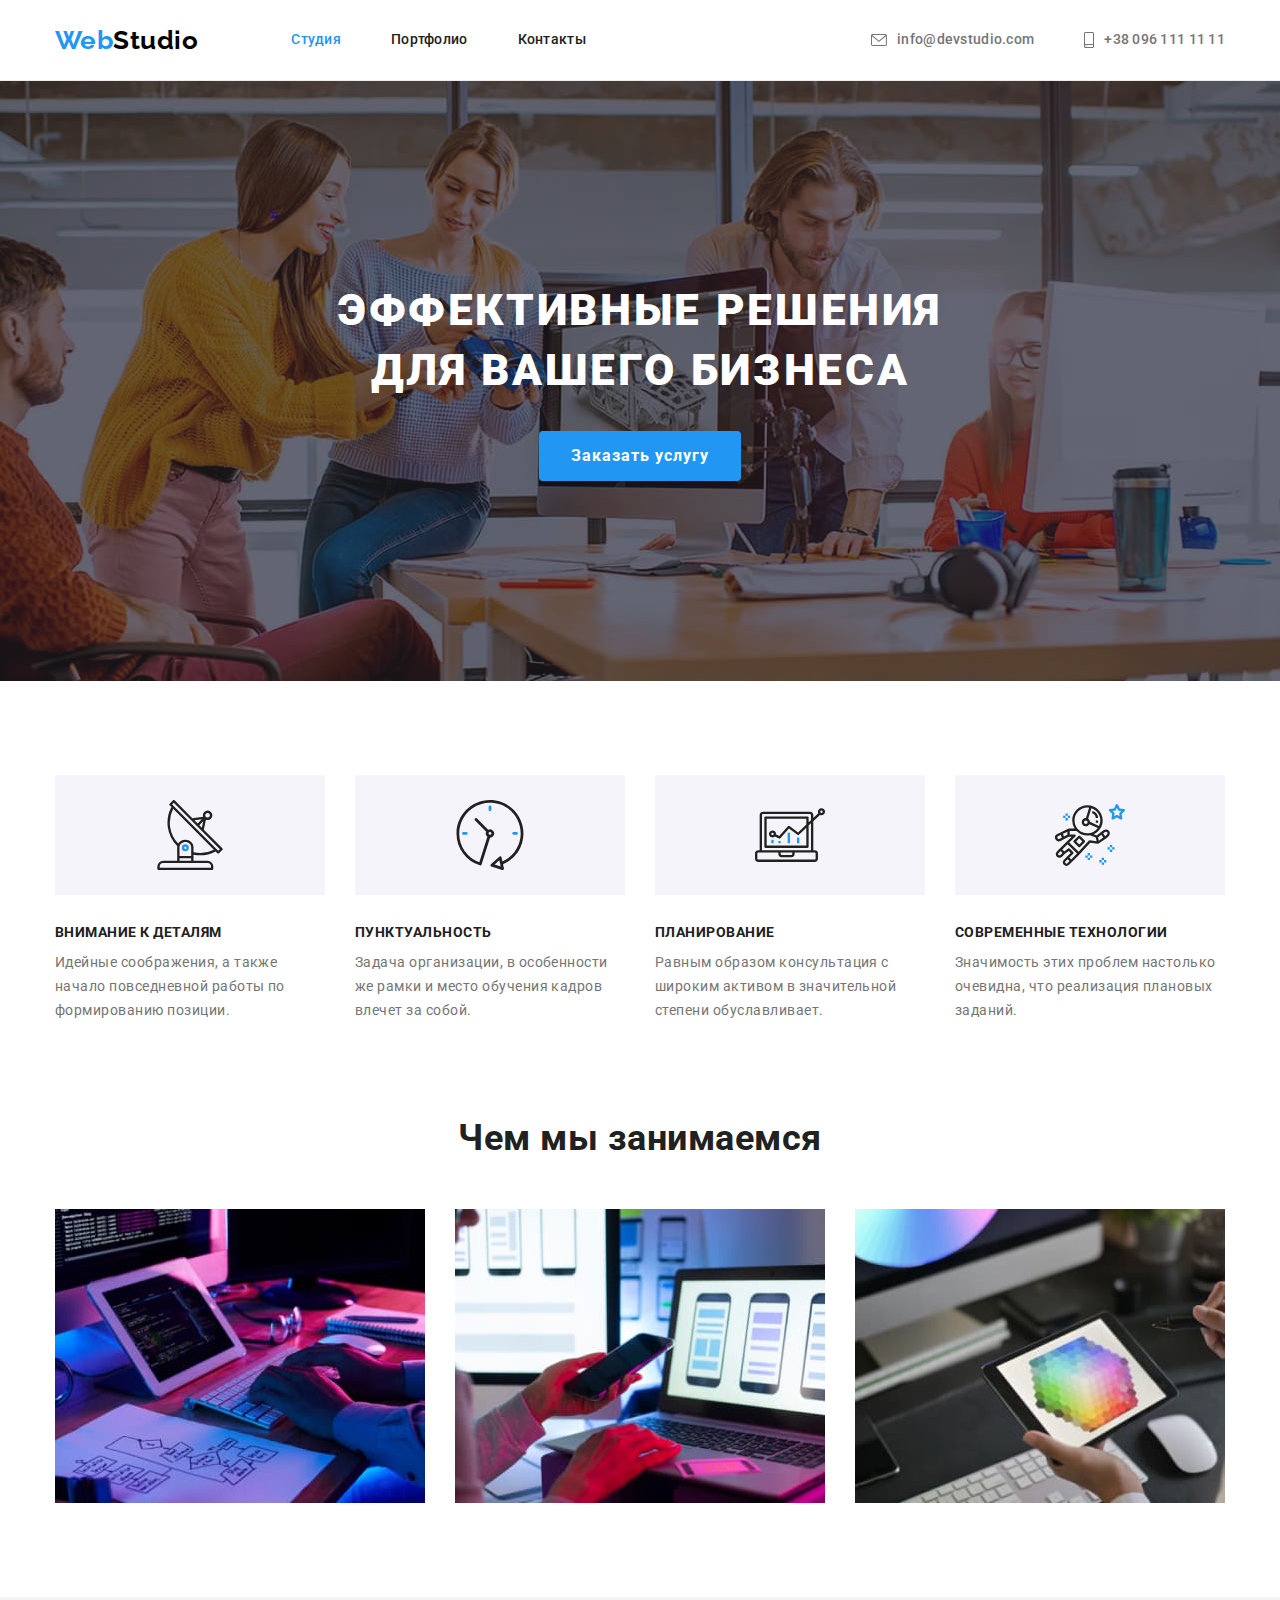
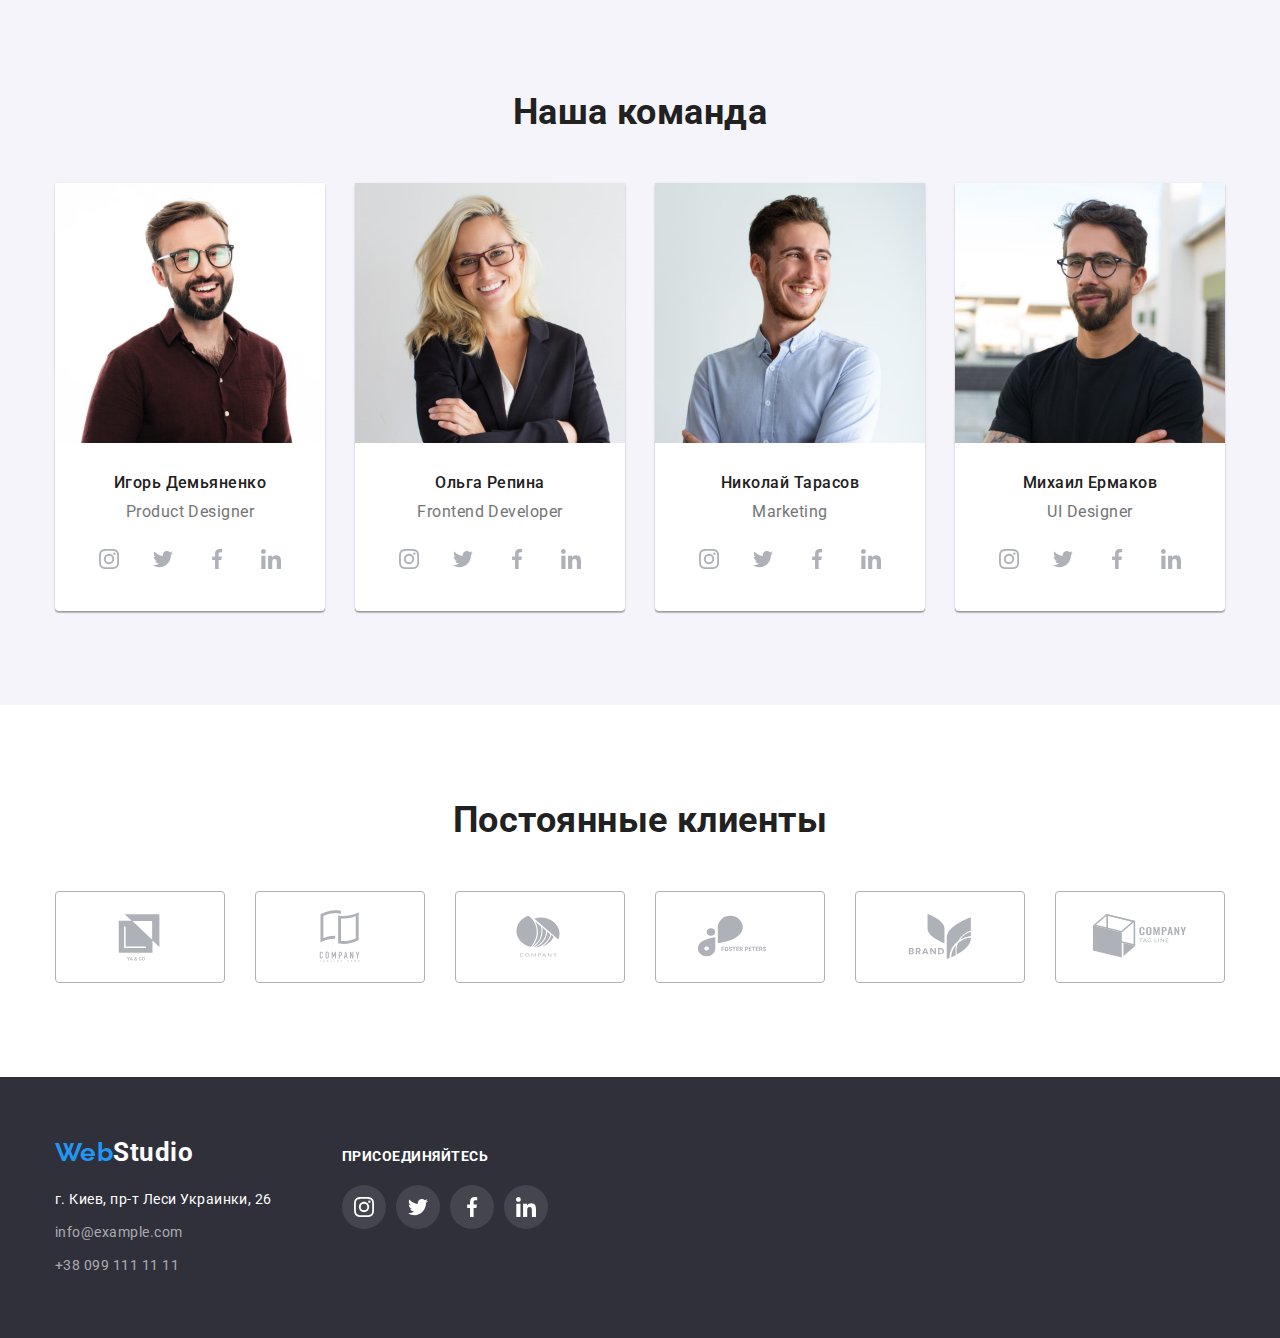
<file: index.html>
<!DOCTYPE html>
<html lang="ru">
  <head>
    <meta charset="UTF-8" />
    <meta http-equiv="X-UA-Compatible" content="IE=edge" />
    <meta name="viewport" content="width=device-width, initial-scale=1.0" />
    <title>Студия</title>
    <link rel="preconnect" href="https://fonts.googleapis.com" />
    <link rel="preconnect" href="https://fonts.gstatic.com" crossorigin />
    <link
      href="https://fonts.googleapis.com/css2?family=Raleway:wght@700&family=Roboto:wght@400;500;700;900&display=swap"
      rel="stylesheet"
    />
    <link rel="stylesheet" href="https://cdnjs.cloudflare.com/ajax/libs/modern-normalize/1.1.0/modern-normalize.min.css">
    
    <link rel="stylesheet" href="./css/styles.css" />
  </head>
  <body>
    <!-- Шапка сайта -->
    <header class="page-header">
      <div class="container header-nav">
      <nav class="header-nav">
        <a class="link-logo" href="./index.html"
          ><span class="accent-logo">Web</span
          ><span class="logo">Studio</span></a>

        <ul class="site-nav list">
          <li class="item"><a class="link-current" href="./index.html">Студия</a></li>
          <li class="item"><a class="link" href="./portfolio.html">Портфолио</a></li>
          <li class="item"><a class="link" href="">Контакты</a></li>
        </ul>
      </nav>

      <ul class="contacts-list list">
        <li class="item">
          <a class="contacts"
          href="mailto:info@devstudio.com"><svg class="icon-mail" width="16" height="12">
            <use href="./images/icons.svg#mail"></use></svg>info@devstudio.com</a>
        </li>
        <li class="item">
          <a class="contacts" href="tel:+380961111111"><svg class="icon-smartphone" width="10" height="16">
            <use href="./images/icons.svg#smartphone"></use></svg> +38 096 111 11 11</a>
        </li>
      </ul>
      </div>
    </header>

    <main>
      <!--Герой-->
      <section class="hero">
        <div class="container-hero">
         <h1 class="page-caption">
          Эффективные решения <br />
          для вашего бизнеса
         </h1>
         <button type="button" class="primary-button">Заказать услугу</button>
        </div>
      </section>
      <!--Наши особенности-->
      <section class="section">
        <div class="container">
        <ul class="feature-list list">
          <li class="item">
            <div class="icon-list">
            <svg class="icons" width="70" height="70">
              <use href="./images/icons.svg#antenna"></use>
            </svg>
            </div>
            <h3 class="page-subtitle">Внимание к деталям</h3>
            <p class="text">
              Идейные соображения, а также начало повседневной работы по
              формированию позиции.
            </p>
          </li>

          <li class="item">
            <div class="icon-list">
              <svg width="70" height="70">
                <use href="./images/icons.svg#clock"></use>
              </svg>
            </div>
            <h3 class="page-subtitle">Пунктуальность</h3>
            <p class="text">
              Задача организации, в особенности же рамки и место обучения кадров
              влечет за собой.
            </p>
            
          </li>

          <li class="item">
            <div class="icon-list">
              <svg width="70" height="70">
                <use href="./images/icons.svg#diagram"></use>
              </svg>
            </div>
            <h3 class="page-subtitle">Планирование</h3>
            <p class="text">
              Равным образом консультация с широким активом в значительной
              степени обуславливает.
            </p>
          </li>

          <li class="item">
          <div class="icon-list">
            <svg width="70" height="70">
              <use href="./images/icons.svg#astronaut"></use>
            </svg>
          </div>
            <h3 class="page-subtitle">Современные технологии</h3>
            <p class="text">
              Значимость этих проблем настолько очевидна, что реализация
              плановых заданий.
            </p>
          </li>
         </ul>
        </div>
      </section>
      <!--Наша сфера деятельности-->
      <section class="section works">
      <div class="container">
        <h2 class="page-subject">Чем мы занимаемся</h2>
        <ul class="works-list list">
          <li class="item">
            <img class="images"
              src="./images/computer.jpg"
              alt="Работа с компьютером"
              width="370"
              height="294"
            />
          </li>
          <li class="item">
            <img class="images"
              src="./images/phone.jpg"
              alt="Работа с телефоном"
              width="370"
              height="294"
            />
          </li>
          <li class="item">
            <img class="images"
              src="./images/mapcase.jpg"
              alt="Работа с планшетом"
              width="370"
              height="294"
            />
          </li>
        </ul>
        </div>
      </section>
      <!--Наша команда-->
      <section class="team section">
        <div class="container">
        <h2 class="page-subject">Наша команда</h2>
        <ul class="team-list list">
          <li class="item">
            <img class="photo"
              src="./images/ihor.jpg"
              alt="фото Игоря Демьяненка"
              width="270"
              height="260"
            />
            <div class="team-card">
            <h3 class="section-team">Игорь Демьяненко</h3>
            <p class="aside-team">Product Designer</p>
            
            <ul class="social-link list">
              <li class="item"><a class="socials" href=""><svg class="social-icon" width="20" height="20">
              <use href="./images/icons.svg#instagram"></use>
            </svg></a></li>
              <li class="item"><a class="socials" href=""><svg class="social-icon" width="20" height="20">
              <use href="./images/icons.svg#twitter"></use>
            </svg></a></li>
              <li class="item"><a class="socials" href=""><svg class="social-icon" width="20" height="20">
              <use href="./images/icons.svg#facebook"></use>
            </svg></a></li>
              <li class="item"><a class="socials" href=""><svg class="social-icon" width="20" height="20">
              <use href="./images/icons.svg#linkedin"></use>
            </svg></a></li>
            </ul>
            </div>  
          </li>

          <li class="item">
             <img class="photo"
              src="./images/olga.jpg"
              alt="фото Ольги Репиной"
              width="270"
              height="260"
            />
            <div class="team-card">
            <h3 class="section-team">Ольга Репина</h3>
            <p class="aside-team">Frontend Developer</p>
            
            <ul class="social-link list">
              <li class="item"><a class="socials" href=""> <svg class="social-icon" width="20" height="20">
                    <use href="./images/icons.svg#instagram"></use>
                  </svg></a></li>
              <li class="item"><a class="socials" href=""> <svg class="social-icon" width="20" height="20">
                    <use href="./images/icons.svg#twitter"></use>
                  </svg></a></li>
              <li class="item"><a class="socials" href=""> <svg class="social-icon" width="20" height="20">
                    <use href="./images/icons.svg#facebook"></use>
                  </svg></a></li>
              <li class="item"><a class="socials" href=""> <svg class="social-icon" width="20" height="20">
                    <use href="./images/icons.svg#linkedin"></use>
                  </svg></a></li>
            </ul>
            </div>
          </li>

          <li class="item">
            <img class="photo"
              src="./images/nikolay.jpg"
              alt="фото Николая Тарасова"
              width="270"
              height="260"
            />
            <div class="team-card">
            <h3 class="section-team">Николай Тарасов</h3>
            <p class="aside-team">Marketing</p>
            
            <ul class="social-link list">
              <li class="item"><a class="socials" href=""> <svg class="social-icon" width="20" height="20">
                    <use href="./images/icons.svg#instagram"></use>
                  </svg></a></li>
              <li class="item"><a class="socials" href=""> <svg class="social-icon" width="20" height="20">
                    <use href="./images/icons.svg#twitter"></use>
                  </svg></a></li>
              <li class="item"><a class="socials" href=""> <svg class="social-icon" width="20" height="20">
                    <use href="./images/icons.svg#facebook"></use>
                  </svg></a></li>
              <li class="item"><a class="socials" href=""> <svg class="social-icon" width="20" height="20">
                    <use href="./images/icons.svg#linkedin"></use>
                  </svg></a></li>
            </ul>
            </div>
          </li>

          <li class="item">
            <img class="photo"
              src="./images/michael.jpg"
              alt="фото Михаила Ермакова"
              width="270"
              height="260"
            />
            <div class="team-card">
            <h3 class="section-team">Михаил Ермаков</h3>
            <p class="aside-team">UI Designer</p>
            
              <ul class="social-link list">
              <li class="item"><a class="socials" href=""><svg class="social-icon" width="20" height="20">
              <use href="./images/icons.svg#instagram"></use>
            </svg></a></li>
              <li class="item"><a class="socials" href=""><svg class="social-icon" width="20" height="20">
              <use href="./images/icons.svg#twitter"></use>
            </svg></a></li>
              <li class="item"><a class="socials" href=""><svg class="social-icon" width="20" height="20">
              <use href="./images/icons.svg#facebook"></use>
            </svg></a></li>
              <li class="item"><a class="socials" href=""><svg class="social-icon" width="20" height="20">
              <use href="./images/icons.svg#linkedin"></use>
            </svg></a></li>
            </ul>
            </div>
          </li>
        </ul>
        </div>
      </section>
      <section class="section">
        <div class="container">
        <h2 class="page-subject">Постоянные клиенты</h2>
        <ul class="clients list">
          <li class="clients-item"><a class="client-link" href=""><svg class="client-logo" width="106" height="60">
              <use href="./images/icons.svg#company-1"></use>
            </svg></a></li>
          <li class="clients-item"><a class="client-link" href=""><svg class="client-logo" width="106" height="60">
              <use href="./images/icons.svg#company-2"></use>
            </svg></a></li>
          <li class="clients-item"><a class="client-link" href=""><svg class="client-logo" width="106" height="60">
              <use href="./images/icons.svg#company-3"></use>
            </svg></a></li>
          <li class="clients-item"><a class="client-link" href=""><svg class="client-logo" width="106" height="60">
              <use href="./images/icons.svg#company-4"></use>
            </svg></a></li>
          <li class="clients-item"><a class="client-link" href=""><svg class="client-logo" width="106" height="60">
              <use href="./images/icons.svg#company-5"></use>
            </svg></a></li>
          <li class="clients-item"><a class="client-link" href=""><svg class="client-logo" width="106" height="60">
              <use href="./images/icons.svg#company-6"></use>
            </svg></a></li>
        </ul>
        </div>
      </section>
    </main>

    <!--Футер-->
    <footer class="footer">
      <div class="footer-list container">
      <div class="footer-nav">
      <a class="link-logo logotype" href="./index.html"
        ><span class="accent-logo">Web</span
        ><span class="footer-logo">Studio</span></a>

      <address class="location">
        <p class="address">г. Киев, пр-т Леси Украинки, 26</p>
        <ul class="footer-item list">
          <li class="item">
            <a class="footer-contacts" href="mailto:info@example.com"
              >info@example.com</a>
          </li>
          <li class="item">
            <a class="footer-contacts" href="tel:+380991111111"
              >+38 099 111 11 11</a>
          </li>
        </ul>
      </address>
    </div>
    <div>
      <h3 class="page-subtitle more">Присоединяйтесь</h3>
      <ul class="socials-footer list">
        <li class="item"><a class="icon-link" href=""><svg class="icon" width="20" height="20">
              <use href="./images/icons.svg#instagram"></use>
            </svg></a></li>
        <li class="item"><a class="icon-link" href=""><svg class="icon" width="20" height="20">
              <use href="./images/icons.svg#twitter"></use>
            </svg></a></li>
        <li class="item"><a class="icon-link" href=""><svg class="icon" width="20" height="20">
              <use href="./images/icons.svg#facebook"></use>
            </svg></a></li>
        <li class="item"><a class="icon-link" href=""><svg class="icon" width="20" height="20">
              <use href="./images/icons.svg#linkedin"></use>
            </svg></a></li>
      </ul>
      </div>
      </div>
    </footer>
  </body>
</html>
</file>
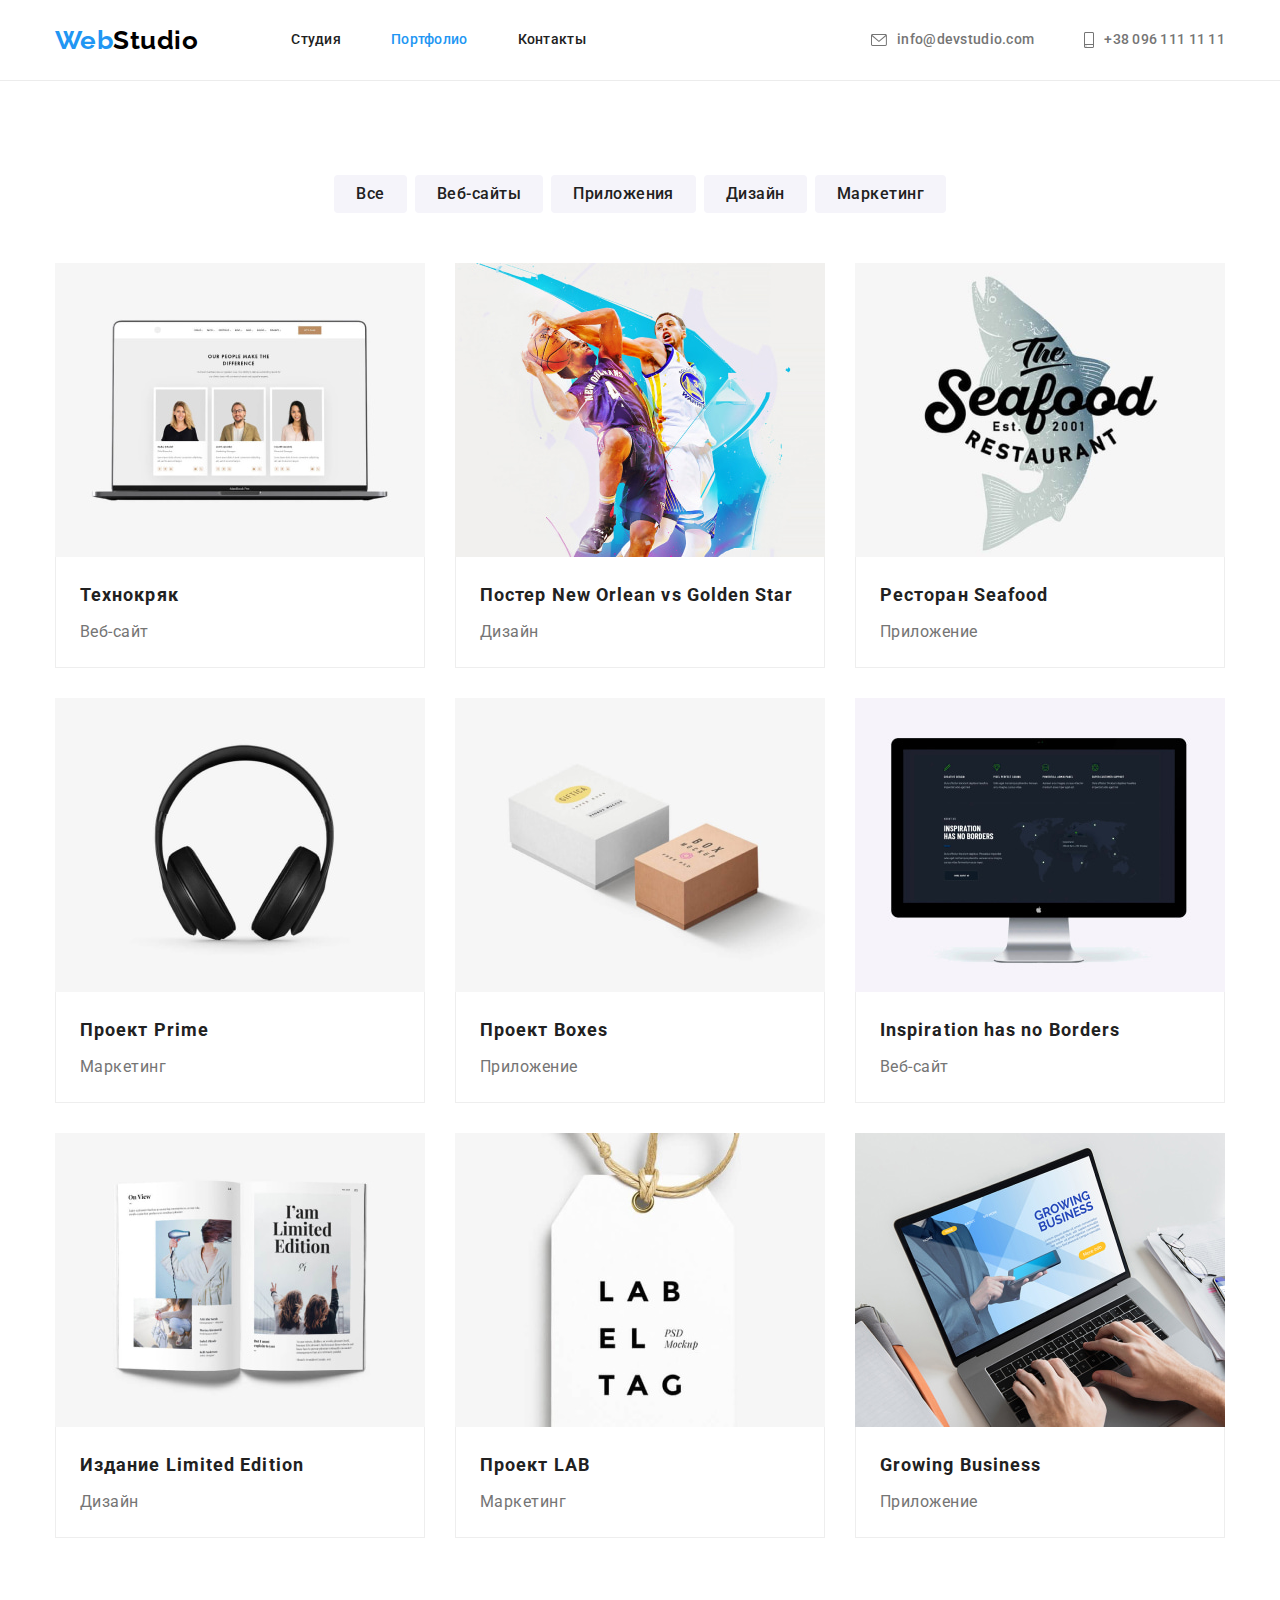
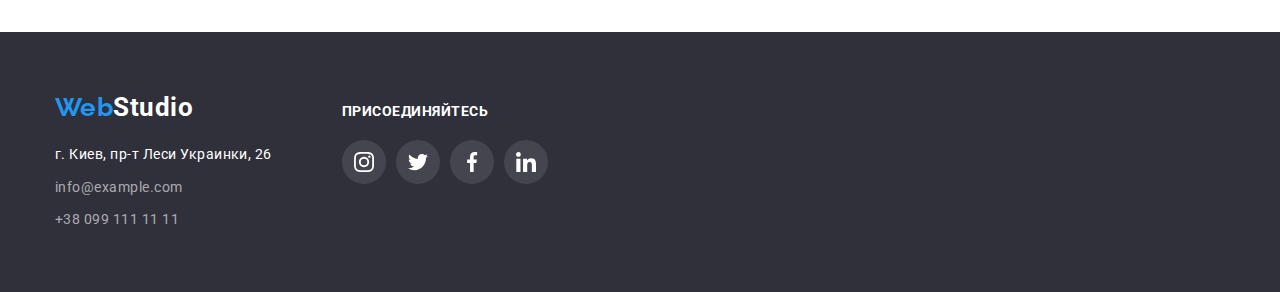
<file: portfolio.html>
<!DOCTYPE html>
<html lang="ru">

<head>
    <meta charset="UTF-8">
    <meta http-equiv="X-UA-Compatible" content="IE=edge">
    <meta name="viewport" content="width=device-width, initial-scale=1.0">
    <title>Портфолио</title>
    <link rel="preconnect" href="https://fonts.googleapis.com">
    <link rel="preconnect" href="https://fonts.gstatic.com" crossorigin>
    <link
        href="https://fonts.googleapis.com/css2?family=Raleway:wght@700&family=Roboto:wght@400;500;700;900&display=swap"
        rel="stylesheet">
    <link rel="stylesheet" href="https://cdnjs.cloudflare.com/ajax/libs/modern-normalize/1.1.0/modern-normalize.min.css">
    <link rel="stylesheet" href="./css/styles.css">
</head>

<body>
    <!-- Шапка сайта -->
<header class="page-header">
    <div class="container header-nav">
        <nav class="header-nav">
            <a class="link-logo" href="./index.html"><span class="accent-logo">Web</span><span
                    class="logo">Studio</span></a>

            <ul class="site-nav list">
                <li class="item"><a class="link" href="./index.html">Студия</a></li>
                <li class="item"><a class="link-current" href="./portfolio.html">Портфолио</a></li>
                <li class="item"><a class="link" href="">Контакты</a></li>
            </ul>
        </nav>

        <ul class="contacts-list list">
            <li class="item">
                <a class="contacts" href="mailto:info@devstudio.com"><svg class="icon-mail" width="16" height="12">
                    <use href="./images/icons.svg#mail"></use>
                </svg>info@devstudio.com</a>
            </li>
            <li class="item">
                <a class="contacts" href="tel:+380961111111"><svg class="icon-smartphone" width="10" height="16">
                    <use href="./images/icons.svg#smartphone"></use></svg>+38 096 111 11 11</a>
            </li>
        </ul>
    </div>
</header>

<main>
<section class="section">
    <div class="container">
    <h1 hidden>Портфолио</h1>
    <!-- Фильтр -->
    <ul class="filters list">
        <li class="item">
            <button type="button" class="items-btn">Все</button>
        </li>
        <li class="item">
            <button type="button" class="items-btn">Веб-сайты</button>
        </li>
        <li class="item">
            <button type="button" class="items-btn">Приложения</button>
        </li>
        <li class="item">
            <button type="button" class="items-btn">Дизайн</button>
        </li>
        <li class="item">
            <button type="button" class="items-btn">Маркетинг</button>
        </li>
    </ul>
    <!-- Портфолио -->
    <ul class="portfolio list">
    <li class="portfolio-item"> 
        <a class="portfolio-link link" href="">
          <img class="picture" src="./images/techokryak.jpg" alt="Фото команды специалистов" width="370" height="294">
         <div class="portfolio-part">
         <h2 class="headline">Технокряк</h2>
         <p class="list-block">Веб-сайт</p> 
        </div>
        </a>
    </li>
    
    <li class="portfolio-item">
        <a class="portfolio-link link" href="">
         <img class="picture" src="./images/poster.jpg" alt="Баскетболист пытается забрать мяч у противника" width="370" height="294">
        <div class="portfolio-part">
        <h2 class="headline">Постер New Orlean vs Golden Star</h2>
        <p class="list-block">Дизайн</p>
        </div>
        </a>
    </li>

    <li class="portfolio-item">
         <a class="portfolio-link link" href="">
          <img class="picture" src="./images/seafood.jpg" alt="Логотип ресторана" width="370" height="294">
        <div class="portfolio-part">
        <h2 class="headline">Ресторан Seafood</h2>
    <p class="list-block">Приложение</p>
    </div>
    </a>
      </li>

    <li class="portfolio-item">
       <a class="portfolio-link link" href="">
           <img class="picture" src="./images/prime.jpg" alt="Наушники" width="370" height="294">
    <div class="portfolio-part">
    <h2 class="headline">Проект Prime</h2>
    <p class="list-block">Маркетинг</p>
    </div>
    </a>
    </li>

    <li class="portfolio-item">
       <a class="portfolio-link link" href="">
           <img class="picture" src="./images/boxes.jpg" alt="Две коробки белая и коричневая" width="370" height="294">
    <div class="portfolio-part">
    <h2 class="headline">Проект Boxes</h2>
    <p class="list-block">Приложение</p>
    </div>
    </a>
    </li>

    <li class="portfolio-item">
       <a class="portfolio-link link" href="">
        <img class="picture" src="./images/inspiration.jpg" alt="Монитор компьютера" width="370" height="294">
        <div class="portfolio-part">
        <h2 class="headline">Inspiration has no Borders</h2>
    <p class="list-block">Веб-сайт</p>
    </div>
    </a>
    </li>

    <li class="portfolio-item">
      <a class="portfolio-link link" href="">
          <img class="picture" src="./images/edition.jpg" alt="Разворот журнала ограниченного тиража" width="370" height="294">
    <div class="portfolio-part">
    <h2 class="headline">Издание Limited Edition</h2>
    <p class="list-block">Дизайн</p>
    </div>
    </a>
    </li>

    <li class="portfolio-item">
         <a class="portfolio-link link" href="">
          <img class="picture" src="./images/lab.jpg" alt="Бирка с названием проекта" width="370" height="294">
          <div class="portfolio-part">
          <h2 class="headline">Проект LAB</h2>
          <p class="list-block">Маркетинг</p>
        </div>
       </a>
    </li>

    <li class="portfolio-item">
       <a class="portfolio-link link" href="">
           <img class="picture" src="./images/business.jpg" alt="Работа с ноутбуком" width="370" height="294">
    <div class="portfolio-part">
           <h2 class="headline">Growing Business</h2>
    <p class="list-block">Приложение</p>
    </div>
    </a>
    </li>
</ul>
</div>
</section>
</main>

    <!--Футер-->
<footer class="footer">
    <div class="footer-list container">
        <div class="footer-nav">
            <a class="link-logo logotype" href="./index.html"><span class="accent-logo">Web</span><span
                    class="footer-logo">Studio</span></a>

            <address class="location">
                <p class="address">г. Киев, пр-т Леси Украинки, 26</p>
                <ul class="footer-item list">
                    <li class="item">
                        <a class="footer-contacts" href="mailto:info@example.com">info@example.com</a>
                    </li>
                    <li class="item">
                        <a class="footer-contacts" href="tel:+380991111111">+38 099 111 11 11</a>
                    </li>
                </ul>
            </address>
        </div>
        <div class="footer-icon">
            <h3 class="page-subtitle more">Присоединяйтесь</h3>
            <ul class="socials-footer list">
                <li class="item"><a class="icon-link" href=""><svg class="icon" width="20" height="20">
                            <use href="./images/icons.svg#instagram"></use>
                        </svg></a></li>
                <li class="item"><a class="icon-link" href=""><svg class="icon" width="20" height="20">
                            <use href="./images/icons.svg#twitter"></use>
                        </svg></a></li>
                <li class="item"><a class="icon-link" href=""><svg class="icon" width="20" height="20">
                            <use href="./images/icons.svg#facebook"></use>
                        </svg></a></li>
                <li class="item"><a class="icon-link" href=""><svg class="icon" width="20" height="20">
                            <use href="./images/icons.svg#linkedin"></use>
                        </svg></a></li>
            </ul>
        </div>
    </div>
</footer>
</body>
</html>
</file>
<file: css/styles.css>
/* акцентный цвет #2196F3 */
/* цвет второй части лого #000000 */
/* основной цвет текста #757575 */
/* вторичный цвет текста #212121 */
/* белый #ffffff */
/* цвет почты и тел. rgba(255, 255, 255, 0.6); */
/* цвет кнопки при ховере и фокусе #188ce8 */

:root {
  /* Цвета макета */
  --primary-text-color: #757575;
  --accent-color: #2196f3;
  --logo-color: #000000;
  --secondary-color: #212121;
  --primary-white-color: #ffffff;
  --contacts-color: rgba(255, 255, 255, 0.6);
  --bgc-btn: #188ce8;
  --color-bg-btn-section: #f5f4fa;
  --color-bg: #2f303a;
  --color-border-header: #ececec;
  --portfolio-card-border: #eeeeee;
  --gradient-hero: rgba(47, 48, 58, 0.4);
  --bgc-hero: #c4c4c4;
  --color-icons: #afb1b8;
  --bgc-footer-icon: rgba(255, 255, 255, 0.1);
  /* Шрифты макета */
  --primary-font: Roboto, sans-serif;
  --secondary-font: Raleway, sans-serif;
}

body {
  background-color: var(--primary-white-color);
  color: var(--primary-text-color);
  font-family: var(--primary-font);
  letter-spacing: 0.03em;
}

.list {
  padding: 0;
  margin: 0;

  list-style: none;
}
h1,
h2,
h3,
h4,
h5,
h6,
p,
ul {
  margin-top: 0;
}

.container {
  width: 1200px;
  padding-left: 15px;
  padding-right: 15px;

  margin-left: auto;
  margin-right: auto;
}

.header-nav {
  display: flex;
  align-items: center;
}

.section {
  padding-top: 94px;
  padding-bottom: 94px;
}
/* рамка для шапки страницы */
.page-header {
  border-bottom: 1px solid var(--color-border-header);
}

/* Логотип в шапке */
.accent-logo,
.logo {
  color: var(--accent-color);
  font-family: var(--secondary-font);
  font-weight: 700;
  font-size: 26px;
  line-height: 1.19;
}

.accent-logo:hover,
.accent-logo:focus {
  color: var(--logo-color);
}

.logo {
  color: var(--logo-color);
}

.logo:hover,
.logo:focus {
  color: var(--accent-color);
}

.link-logo,
.link {
  text-decoration: none;
}

/* Навигация сайта */
.site-nav {
  display: flex;
  margin-left: 93px;
}

.site-nav .item:not(:last-child) {
  margin-right: 50px;
}

.site-nav .link,
.site-nav .link-current {
  display: block;
  padding-top: 32px;
  padding-bottom: 32px;
}

.site-nav .link,
.site-nav .link-current,
.contacts {
  color: var(--secondary-color);

  font-weight: 500;
  font-size: 14px;
  line-height: 1.14;
  letter-spacing: 0.02em;
  text-decoration: none;
}

.site-nav .link:hover,
.site-nav .link:focus {
  color: var(--accent-color);
}

.site-nav .link-current {
  color: var(--accent-color);
}

.site-nav .link-current:hover,
.site-nav .link-current:focus {
  color: var(--secondary-color);
}

/* Контакты */
.contacts-list {
  display: flex;
  margin-left: auto;
}

.contacts-list .item:not(:last-child) {
  margin-right: 50px;
}

.contacts {
  display: flex;
  align-items: center;
  padding-top: 32px;
  padding-bottom: 32px;

  color: var(--primary-text-color);
}

.contacts:hover,
.contacts:focus {
  color: var(--accent-color);
  fill: var(--accent-color);
}

.icon-mail,
.icon-smartphone {
  margin-right: 10px;
  fill: currentColor;
}

/* Герой */

.hero {
  max-width: 1600px;
  height: 600px;
  margin-left: auto;
  margin-right: auto;
  background-image: linear-gradient(
      to right,
      var(--gradient-hero),
      var(--gradient-hero)
    ),
    url('../images/hero.jpg');
  background-repeat: no-repeat;
  background-position: center;
  background-size: cover;

  padding-top: 200px;
  padding-bottom: 200px;
  text-align: center;
  background-color: var(--bgc-hero);
}

.page-caption {
  margin-bottom: 30px;

  color: var(--primary-white-color);
  font-weight: 900;
  font-size: 44px;
  line-height: 1.36;
  text-align: center;
  letter-spacing: 0.06em;
  text-transform: uppercase;
}

/* Кнопка "Заказать услугу" */
.primary-button {
  display: inline-block;
  min-width: 200px;
  border: 0;
  padding: 10px 32px;
  box-shadow: 0px 4px 4px rgba(0, 0, 0, 0.15);
  border-radius: 4px;
  color: var(--primary-white-color);

  font-family: var(--primary-font);
  font-weight: 700;
  font-size: 16px;
  line-height: 1.87;
  letter-spacing: 0.06em;
  background-color: var(--accent-color);
}
.primary-button:hover,
.primary-button:focus {
  background-color: var(--bgc-btn);
}
/* Наши особенности */
.feature-list {
  display: flex;
}
.feature-list > .item {
  width: 270px;
}
.icon-list {
  display: flex;
  align-items: center;
  justify-content: center;
  width: 270px;
  height: 120px;

  background-color: var(--color-bg-btn-section);
  margin-bottom: 30px;
}
.feature-list .item:not(:last-child) {
  margin-right: 30px;
}

.page-subtitle {
  margin-bottom: 10px;

  color: var(--secondary-color);
  font-weight: 700;
  font-size: 14px;
  line-height: 1.14;
  text-transform: uppercase;
}

.text {
  margin-top: 0;
  margin-bottom: 0;

  font-size: 14px;
  line-height: 1.71;
}

/* Наша сфера деятельности */
.works {
  padding-top: 0;
}

.works-list {
  display: flex;
}

.works-list .item:not(:last-child) {
  margin-right: 30px;
}

.images {
  display: block;
  width: 100%;
}

.page-subject {
  margin-bottom: 50px;

  color: var(--secondary-color);

  font-weight: 700;
  font-size: 36px;
  line-height: 1.17;
  text-align: center;
}

/* Наша команда */
.team-list {
  display: flex;
}
.team-list > .item {
  box-shadow: 0px 1px 3px rgba(0, 0, 0, 0.12), 0px 1px 1px rgba(0, 0, 0, 0.14),
    0px 2px 1px rgba(0, 0, 0, 0.2);
  border-radius: 0px 0px 4px 4px;
  background-color: var(--primary-white-color);
}

.team-list .item:not(:last-child) {
  margin-right: 30px;
}

.photo {
  display: block;
  width: 100%;
}

.team {
  background-color: var(--color-bg-btn-section);
}

.section-team {
  margin-bottom: 10px;
  color: var(--secondary-color);

  font-weight: 500;
  font-size: 16px;
  line-height: 1.19;
  text-align: center;
}

.aside-team {
  font-size: 16px;
  line-height: 1.19;
  text-align: center;
}

.team-card {
  padding-top: 30px;
  padding-bottom: 30px;
}

.social-link {
  display: flex;
  align-items: center;
  justify-content: center;
}

.social-link .item:not(:last-child) {
  margin-right: 10px;
}

.socials {
  display: flex;
  align-items: center;
  justify-content: center;
  width: 44px;
  height: 44px;
  border-radius: 50%;
  background-color: var(--primary-white-color);
  color: var(--color-icons);
}

.socials:hover,
.socials:focus {
  color: var(--primary-white-color);
  background-color: var(--accent-color);
}
.social-icon {
  fill: currentColor;
}
/* Клиенты */
.clients {
  display: flex;
}
.clients-item:not(:last-child) {
  margin-right: 30px;
}

.client-link {
  display: flex;
  align-items: center;
  justify-content: center;
  width: 170px;
  height: 92px;
  border: 1px solid var(--color-icons);
  border-radius: 4px;
  color: var(--color-icons);
}

.client-link:hover,
.client-link:focus {
  color: var(--accent-color);
  border: 1px solid var(--accent-color);
}
.client-logo {
  fill: currentColor;
}

/* Футер */
.footer-list {
  display: flex;
  align-items: baseline;
}

/* Логотип в футере */
.footer {
  padding-top: 60px;
  padding-bottom: 60px;

  background-color: var(--color-bg);
}

.logotype {
  display: block;
  margin-bottom: 20px;
}

.footer-logo {
  color: var(--primary-white-color);

  font-weight: 700;
  font-size: 26px;
  line-height: 1.19;
}

.footer-logo:hover,
.footer-logo:focus {
  color: var(--accent-color);
}

/* Адрес */
.location {
  margin-right: 70px;
  color: var(--primary-white-color);
  font-style: normal;
  font-size: 14px;
  line-height: 1.71;
}

.address {
  margin-bottom: 9px;
}

/* Почта и телефон */
.footer-item .item:not(:last-child) {
  margin-bottom: 9px;
}

.footer-contacts {
  color: var(--contacts-color);
  font-style: normal;
  font-size: 14px;
  line-height: 1.71;
  text-decoration: none;
}

.footer-contacts:hover,
.footer-contacts:focus {
  color: var(--accent-color);
}

/* Соцсети в футере */

.more {
  color: var(--primary-white-color);
  margin-bottom: 20px;
}
.socials-footer {
  display: flex;
  align-items: center;
  justify-content: center;
}
.socials-footer .item:not(:last-child) {
  margin-right: 10px;
}

.icon-link {
  display: flex;
  align-items: center;
  justify-content: center;
  width: 44px;
  height: 44px;
  border-radius: 50%;
  background-color: var(--bgc-footer-icon);
  color: var(--primary-white-color);
}
.icon-link:hover,
.icon-link:focus {
  background-color: var(--accent-color);
}

.icon {
  fill: currentColor;
}

/* Страница Портфолио */
/* Фильтр*/
.filters {
  display: flex;
  justify-content: center;
  margin-bottom: 50px;
}

.filters .item:not(:last-child) {
  margin-right: 8px;
}

.items-btn {
  display: inline-block;
  padding: 6px 22px;
  min-width: 73px;
  border: 0;
  border-radius: 4px;

  color: var(--secondary-color);
  background-color: var(--color-bg-btn-section);
  font-family: inherit;
  font-weight: 500;
  font-size: 16px;
  line-height: 1.62;
  letter-spacing: 0.03em;
  cursor: pointer;
}

.items-btn:hover,
.items-btn:focus {
  color: var(--primary-white-color);
  background-color: var(--bgc-btn);
  box-shadow: 0px 3px 1px rgba(0, 0, 0, 0.1), 0px 1px 2px rgba(0, 0, 0, 0.08),
    0px 2px 2px rgba(0, 0, 0, 0.12);
}

/* Контент портфолио */

.portfolio {
  display: flex;
  flex-wrap: wrap;
}

.portfolio-item {
  width: 370px;
  margin-right: 30px;
}

.portfolio-item:nth-child(3n) {
  margin-right: 0;
}
.portfolio-link {
  display: block;
}

.portfolio-link:hover,
.portfolio-link:focus {
  box-shadow: 0px 1px 1px rgba(0, 0, 0, 0.12), 0px 4px 4px rgba(0, 0, 0, 0.06),
    1px 4px 6px rgba(0, 0, 0, 0.16);
}

.picture {
  display: block;
  width: 100%;
}

.headline {
  margin-bottom: 4px;

  color: var(--secondary-color);
  font-weight: 700;
  font-size: 18px;
  line-height: 2;
  letter-spacing: 0.06em;
}

.list-block {
  margin-bottom: 0;

  color: var(--primary-text-color);
  font-size: 16px;
  line-height: 1.87;
}

.portfolio-item {
  margin-bottom: 30px;
}

.portfolio-item:nth-last-child(-n + 3) {
  margin-bottom: 0;
}

.portfolio-part {
  padding: 20px 24px;
  border-left: 1px solid var(--portfolio-card-border);
  border-right: 1px solid var(--portfolio-card-border);
  border-bottom: 1px solid var(--portfolio-card-border);
}
</file>
